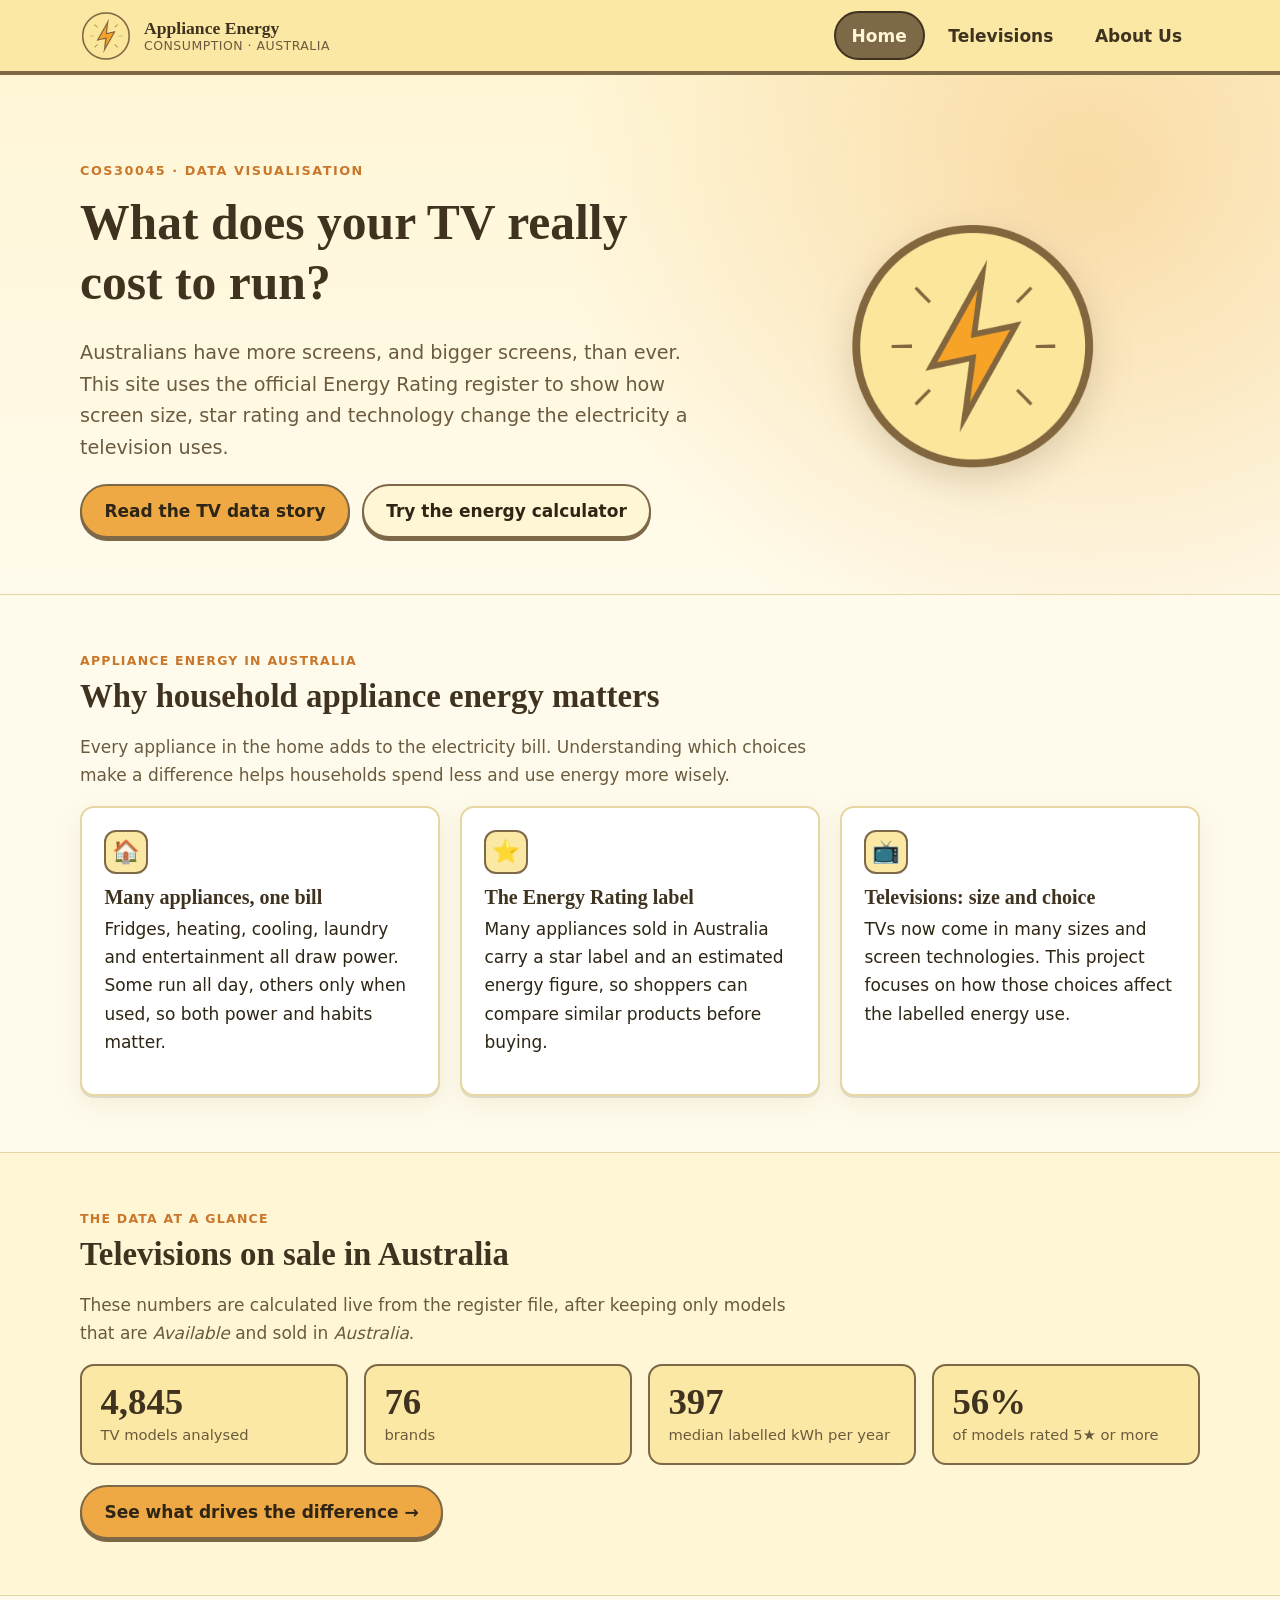
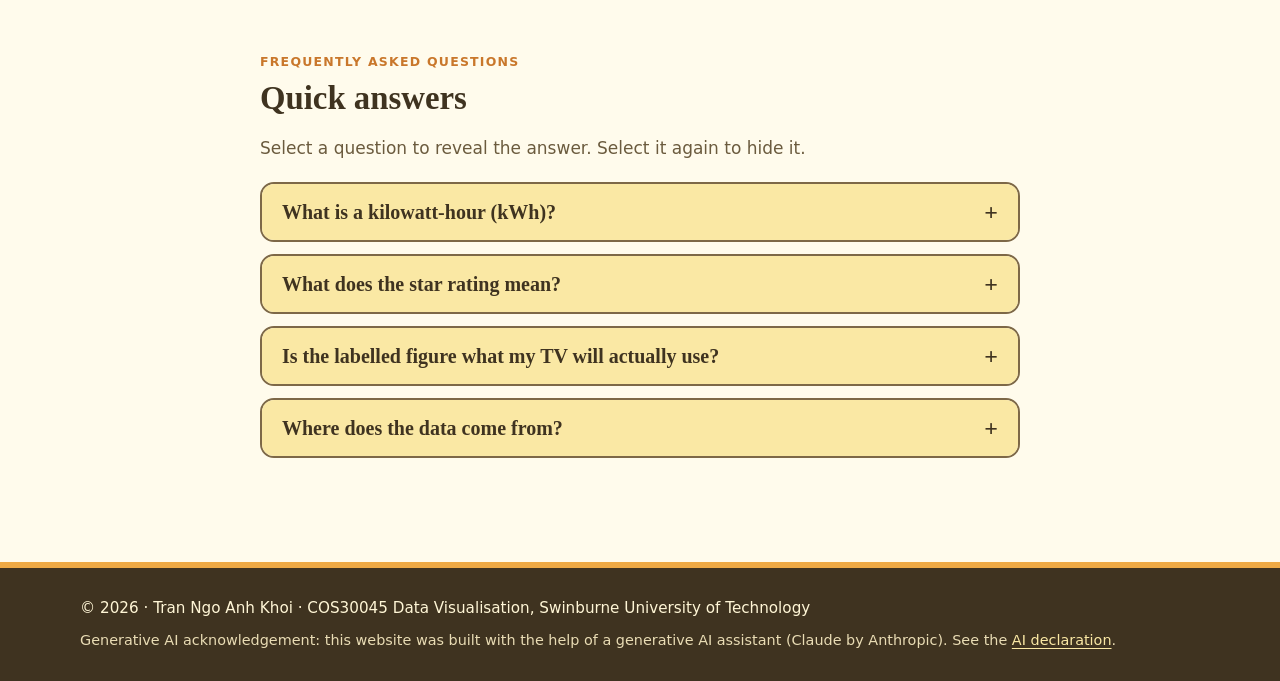
<file: index.html>
<!DOCTYPE html>
<html lang="en-AU">
<head>
  <meta charset="utf-8">
  <meta name="viewport" content="width=device-width, initial-scale=1">
  <title>Home · Appliance Energy Consumption Website</title>
  <meta name="description" content="How much energy do the televisions sold in Australia use? An interactive data story built from the Australian Energy Rating TV register.">
  <link rel="icon" type="image/png" href="assets/img/logo.png">
  <link rel="stylesheet" href="assets/css/style.css">
</head>
<body>
  <a class="skip-link" href="#main">Skip to main content</a>

  <header class="site-header">
    <div class="wrap nav">
      <a class="brand" href="index.html" aria-label="Appliance Energy Consumption — back to Home">
        <img src="assets/img/logo.png" alt="Power logo: a lightning bolt in a circle" width="52" height="52">
        <span>Appliance Energy<small>CONSUMPTION · AUSTRALIA</small></span>
      </a>
      <button class="nav-toggle" aria-expanded="false" aria-controls="nav-links">Menu</button>
      <nav aria-label="Main">
        <ul class="nav-links" id="nav-links">
          <li><a href="index.html" aria-current="page">Home</a></li>
          <li><a href="televisions.html">Televisions</a></li>
          <li><a href="about.html">About Us</a></li>
        </ul>
      </nav>
    </div>
  </header>

  <main id="main">
    <section class="hero">
      <div class="wrap hero-grid">
        <div>
          <span class="eyebrow">COS30045 · Data Visualisation</span>
          <h1>What does your TV really cost to run?</h1>
          <p class="lead">Australians have more screens, and bigger screens, than ever. This site uses the official Energy Rating register to show how screen size, star rating and technology change the electricity a television uses.</p>
          <div class="btn-row">
            <a class="btn" href="televisions.html">Read the TV data story</a>
            <a class="btn secondary" href="televisions.html#calculator">Try the energy calculator</a>
          </div>
        </div>
        <img class="hero-logo" src="assets/img/logo.png" alt="" width="260" height="265">
      </div>
    </section>

    <section class="block">
      <div class="wrap">
        <p class="section-kicker">Appliance energy in Australia</p>
        <h2>Why household appliance energy matters</h2>
        <p class="section-intro">Every appliance in the home adds to the electricity bill. Understanding which choices make a difference helps households spend less and use energy more wisely.</p>
        <div class="grid cols-3">
          <article class="card">
            <div class="icon" aria-hidden="true">🏠</div>
            <h3>Many appliances, one bill</h3>
            <p>Fridges, heating, cooling, laundry and entertainment all draw power. Some run all day, others only when used, so both power and habits matter.</p>
          </article>
          <article class="card">
            <div class="icon" aria-hidden="true">⭐</div>
            <h3>The Energy Rating label</h3>
            <p>Many appliances sold in Australia carry a star label and an estimated energy figure, so shoppers can compare similar products before buying.</p>
          </article>
          <article class="card">
            <div class="icon" aria-hidden="true">📺</div>
            <h3>Televisions: size and choice</h3>
            <p>TVs now come in many sizes and screen technologies. This project focuses on how those choices affect the labelled energy use.</p>
          </article>
        </div>
      </div>
    </section>

    <section class="block tint" id="glance">
      <div class="wrap">
        <p class="section-kicker">The data at a glance</p>
        <h2>Televisions on sale in Australia</h2>
        <p class="section-intro">These numbers are calculated live from the register file, after keeping only models that are <em>Available</em> and sold in <em>Australia</em>.</p>

        <div class="banner" id="data-banner" hidden role="status">
          <h3>Data file needed</h3>
          <p id="data-banner-msg">Loading data…</p>
          <label for="csv-file"><strong>Choose tv_2026_09_28.csv</strong></label><br>
          <input type="file" id="csv-file" accept=".csv,text/csv">
        </div>

        <div class="stats">
          <div class="stat is-loading"><div class="num" data-stat="count">—</div><div class="label">TV models analysed</div></div>
          <div class="stat is-loading"><div class="num" data-stat="brands">—</div><div class="label">brands</div></div>
          <div class="stat is-loading"><div class="num" data-stat="median">—</div><div class="label">median labelled kWh per year</div></div>
          <div class="stat is-loading"><div class="num" data-stat="starShare">—</div><div class="label">of models rated <span data-stat="highStar">5</span>★ or more</div></div>
        </div>
        <div class="btn-row"><a class="btn" href="televisions.html">See what drives the difference →</a></div>
      </div>
    </section>

    <section class="block" id="faq">
      <div class="narrow">
        <p class="section-kicker">Frequently asked questions</p>
        <h2>Quick answers</h2>
        <p class="section-intro">Select a question to reveal the answer. Select it again to hide it.</p>

        <div class="faq">
          <div class="faq-item">
            <h3 class="faq-heading"><button class="faq-q" id="q1" aria-expanded="false" aria-controls="a1">What is a kilowatt-hour (kWh)?</button></h3>
            <div class="faq-a" id="a1" role="region" aria-labelledby="q1" hidden>
              <p>A kilowatt-hour is the unit electricity is billed in. It is the energy used by a 1,000-watt appliance running for one hour. Energy labels give an estimate in kWh per year so products can be compared.</p>
            </div>
          </div>
          <div class="faq-item">
            <h3 class="faq-heading"><button class="faq-q" id="q2" aria-expanded="false" aria-controls="a2">What does the star rating mean?</button></h3>
            <div class="faq-a" id="a2" role="region" aria-labelledby="q2" hidden>
              <p>More stars means the model is more efficient than comparable models of a similar size. Stars compare like with like, so a large TV with many stars can still use more energy than a small TV with fewer stars.</p>
            </div>
          </div>
          <div class="faq-item">
            <h3 class="faq-heading"><button class="faq-q" id="q3" aria-expanded="false" aria-controls="a3">Is the labelled figure what my TV will actually use?</button></h3>
            <div class="faq-a" id="a3" role="region" aria-labelledby="q3" hidden>
              <p>Not exactly. It is a standardised estimate. Brightness settings, viewing hours and standby habits change real usage. Use the calculator on the Televisions page to model your own habits.</p>
            </div>
          </div>
          <div class="faq-item">
            <h3 class="faq-heading"><button class="faq-q" id="q4" aria-expanded="false" aria-controls="a4">Where does the data come from?</button></h3>
            <div class="faq-a" id="a4" role="region" aria-labelledby="q4" hidden>
              <p>From the Australian Government's Energy Rating program, which publishes registered appliance data. Details on cleaning, privacy, limitations and ethics are on the <a href="about.html#data">About Us</a> page.</p>
            </div>
          </div>
        </div>
      </div>
    </section>
  </main>

  <footer class="site-footer">
    <div class="wrap">
      <div>© <span data-year>2026</span> · Tran Ngo Anh Khoi · COS30045 Data Visualisation, Swinburne University of Technology</div>
      <div class="ai-note">Generative AI acknowledgement: this website was built with the help of a generative AI assistant (Claude by Anthropic). See the <a href="about.html#ai">AI declaration</a>.</div>
    </div>
  </footer>

  <script src="assets/js/main.js"></script>
  <script src="assets/js/data.js"></script>
  <script src="assets/js/charts.js"></script>
</body>
</html>
</file>
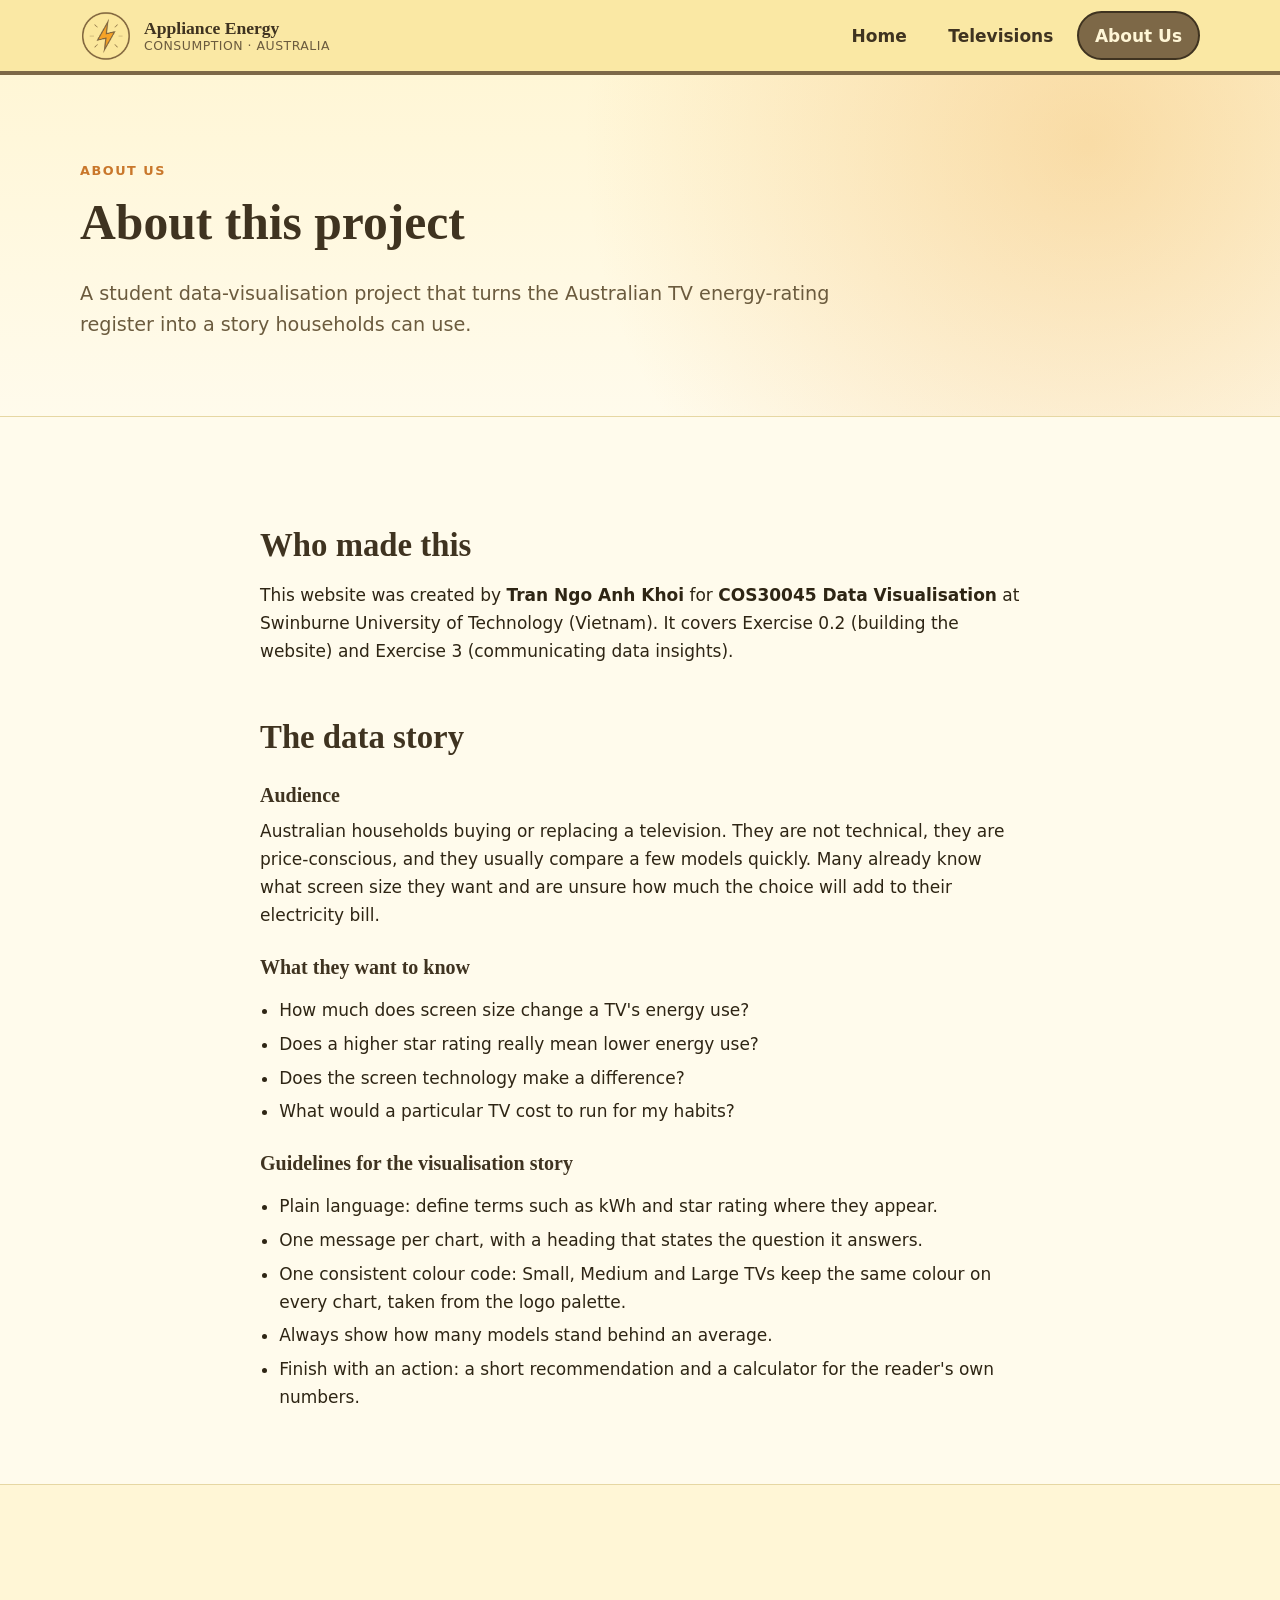
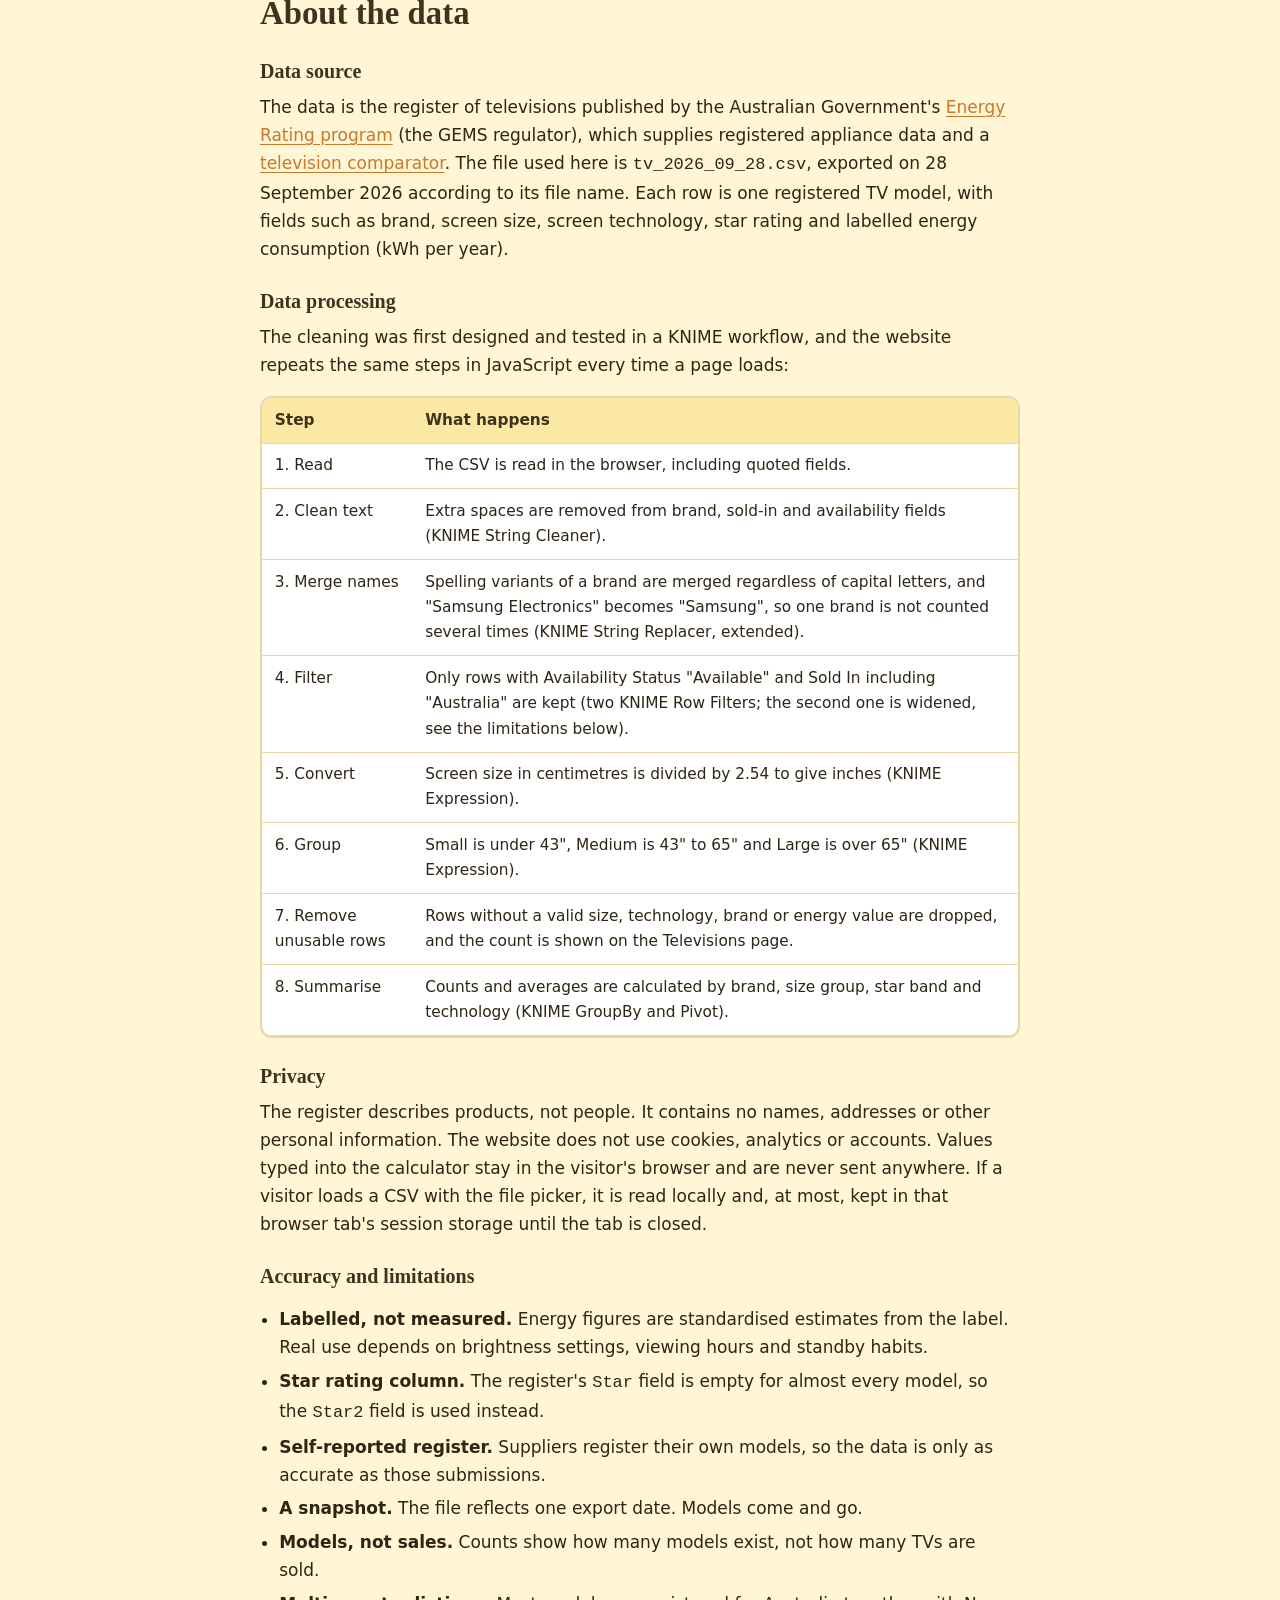
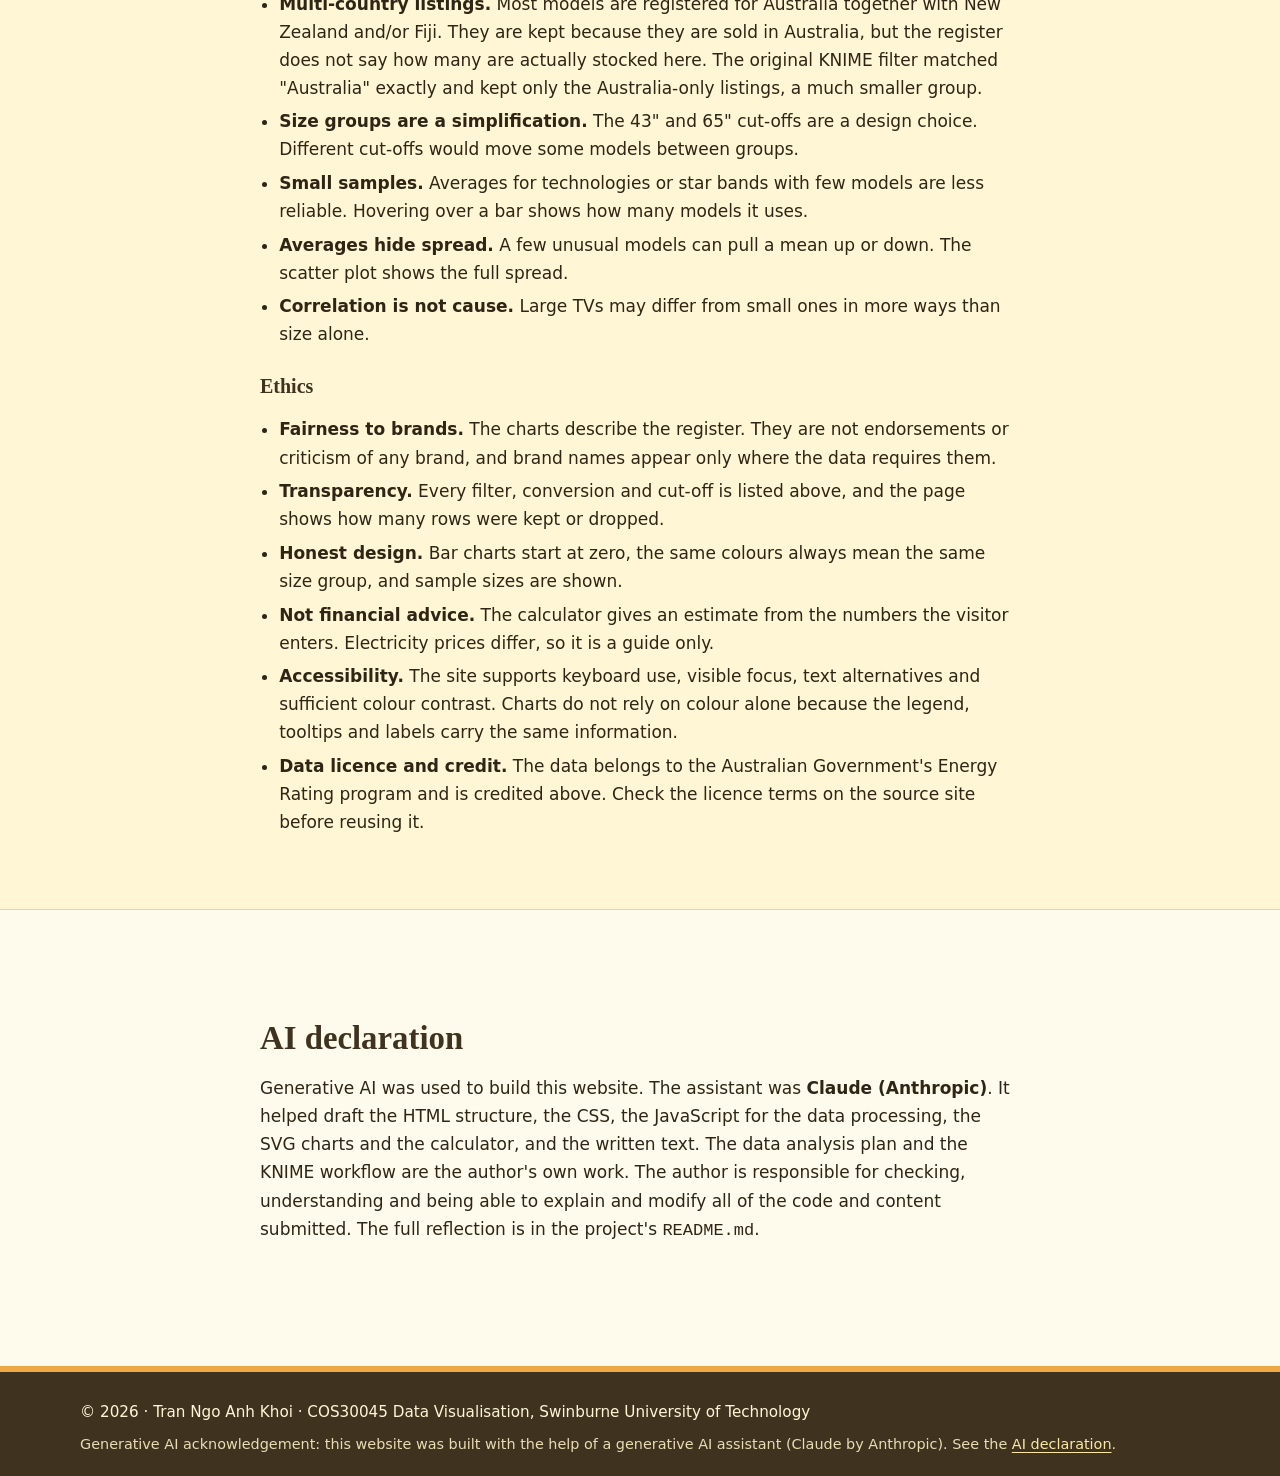
<file: about.html>
<!DOCTYPE html>
<html lang="en-AU">
<head>
  <meta charset="utf-8">
  <meta name="viewport" content="width=device-width, initial-scale=1">
  <title>About Us · Appliance Energy Consumption Website</title>
  <meta name="description" content="About the project, the audience, the TV energy data, its limitations and ethics, and how generative AI was used.">
  <link rel="icon" type="image/png" href="assets/img/logo.png">
  <link rel="stylesheet" href="assets/css/style.css">
</head>
<body>
  <a class="skip-link" href="#main">Skip to main content</a>

  <header class="site-header">
    <div class="wrap nav">
      <a class="brand" href="index.html" aria-label="Appliance Energy Consumption — back to Home">
        <img src="assets/img/logo.png" alt="Power logo: a lightning bolt in a circle" width="52" height="52">
        <span>Appliance Energy<small>CONSUMPTION · AUSTRALIA</small></span>
      </a>
      <button class="nav-toggle" aria-expanded="false" aria-controls="nav-links">Menu</button>
      <nav aria-label="Main">
        <ul class="nav-links" id="nav-links">
          <li><a href="index.html">Home</a></li>
          <li><a href="televisions.html">Televisions</a></li>
          <li><a href="about.html" aria-current="page">About Us</a></li>
        </ul>
      </nav>
    </div>
  </header>

  <main id="main">
    <section class="hero">
      <div class="wrap">
        <span class="eyebrow">About Us</span>
        <h1>About this project</h1>
        <p class="lead">A student data-visualisation project that turns the Australian TV energy-rating register into a story households can use.</p>
      </div>
    </section>

    <section class="block">
      <div class="narrow prose">
        <h2>Who made this</h2>
        <p>This website was created by <strong>Tran Ngo Anh Khoi</strong> for <strong>COS30045 Data Visualisation</strong> at Swinburne University of Technology (Vietnam). It covers Exercise 0.2 (building the website) and Exercise 3 (communicating data insights).</p>

        <h2 id="story">The data story</h2>
        <h3>Audience</h3>
        <p>Australian households buying or replacing a television. They are not technical, they are price-conscious, and they usually compare a few models quickly. Many already know what screen size they want and are unsure how much the choice will add to their electricity bill.</p>
        <h3>What they want to know</h3>
        <ul>
          <li>How much does screen size change a TV's energy use?</li>
          <li>Does a higher star rating really mean lower energy use?</li>
          <li>Does the screen technology make a difference?</li>
          <li>What would a particular TV cost to run for my habits?</li>
        </ul>
        <h3>Guidelines for the visualisation story</h3>
        <ul>
          <li>Plain language: define terms such as kWh and star rating where they appear.</li>
          <li>One message per chart, with a heading that states the question it answers.</li>
          <li>One consistent colour code: Small, Medium and Large TVs keep the same colour on every chart, taken from the logo palette.</li>
          <li>Always show how many models stand behind an average.</li>
          <li>Finish with an action: a short recommendation and a calculator for the reader's own numbers.</li>
        </ul>
      </div>
    </section>

    <section class="block tint" id="data">
      <div class="narrow prose">
        <h2>About the data</h2>

        <h3>Data source</h3>
        <p>The data is the register of televisions published by the Australian Government's <a href="https://www.energyrating.gov.au/about-us/gems-regulator/registered-appliance-and-equipment-data">Energy Rating program</a> (the GEMS regulator), which supplies registered appliance data and a <a href="https://reg.energyrating.gov.au/comparator/product_types/32/search/">television comparator</a>. The file used here is <code>tv_2026_09_28.csv</code>, exported on 28 September 2026 according to its file name. Each row is one registered TV model, with fields such as brand, screen size, screen technology, star rating and labelled energy consumption (kWh per year).</p>

        <h3>Data processing</h3>
        <p>The cleaning was first designed and tested in a KNIME workflow, and the website repeats the same steps in JavaScript every time a page loads:</p>
        <div class="table-scroll">
          <table class="simple">
            <thead><tr><th>Step</th><th>What happens</th></tr></thead>
            <tbody>
              <tr><td>1. Read</td><td>The CSV is read in the browser, including quoted fields.</td></tr>
              <tr><td>2. Clean text</td><td>Extra spaces are removed from brand, sold-in and availability fields (KNIME String Cleaner).</td></tr>
              <tr><td>3. Merge names</td><td>Spelling variants of a brand are merged regardless of capital letters, and "Samsung Electronics" becomes "Samsung", so one brand is not counted several times (KNIME String Replacer, extended).</td></tr>
              <tr><td>4. Filter</td><td>Only rows with Availability Status "Available" and Sold In including "Australia" are kept (two KNIME Row Filters; the second one is widened, see the limitations below).</td></tr>
              <tr><td>5. Convert</td><td>Screen size in centimetres is divided by 2.54 to give inches (KNIME Expression).</td></tr>
              <tr><td>6. Group</td><td>Small is under 43", Medium is 43" to 65" and Large is over 65" (KNIME Expression).</td></tr>
              <tr><td>7. Remove unusable rows</td><td>Rows without a valid size, technology, brand or energy value are dropped, and the count is shown on the Televisions page.</td></tr>
              <tr><td>8. Summarise</td><td>Counts and averages are calculated by brand, size group, star band and technology (KNIME GroupBy and Pivot).</td></tr>
            </tbody>
          </table>
        </div>

        <h3>Privacy</h3>
        <p>The register describes products, not people. It contains no names, addresses or other personal information. The website does not use cookies, analytics or accounts. Values typed into the calculator stay in the visitor's browser and are never sent anywhere. If a visitor loads a CSV with the file picker, it is read locally and, at most, kept in that browser tab's session storage until the tab is closed.</p>

        <h3>Accuracy and limitations</h3>
        <ul>
          <li><strong>Labelled, not measured.</strong> Energy figures are standardised estimates from the label. Real use depends on brightness settings, viewing hours and standby habits.</li>
          <li><strong>Star rating column.</strong> The register's <code>Star</code> field is empty for almost every model, so the <code>Star2</code> field is used instead.</li>
          <li><strong>Self-reported register.</strong> Suppliers register their own models, so the data is only as accurate as those submissions.</li>
          <li><strong>A snapshot.</strong> The file reflects one export date. Models come and go.</li>
          <li><strong>Models, not sales.</strong> Counts show how many models exist, not how many TVs are sold.</li>
          <li><strong>Multi-country listings.</strong> Most models are registered for Australia together with New Zealand and/or Fiji. They are kept because they are sold in Australia, but the register does not say how many are actually stocked here. The original KNIME filter matched "Australia" exactly and kept only the Australia-only listings, a much smaller group.</li>
          <li><strong>Size groups are a simplification.</strong> The 43" and 65" cut-offs are a design choice. Different cut-offs would move some models between groups.</li>
          <li><strong>Small samples.</strong> Averages for technologies or star bands with few models are less reliable. Hovering over a bar shows how many models it uses.</li>
          <li><strong>Averages hide spread.</strong> A few unusual models can pull a mean up or down. The scatter plot shows the full spread.</li>
          <li><strong>Correlation is not cause.</strong> Large TVs may differ from small ones in more ways than size alone.</li>
        </ul>

        <h3>Ethics</h3>
        <ul>
          <li><strong>Fairness to brands.</strong> The charts describe the register. They are not endorsements or criticism of any brand, and brand names appear only where the data requires them.</li>
          <li><strong>Transparency.</strong> Every filter, conversion and cut-off is listed above, and the page shows how many rows were kept or dropped.</li>
          <li><strong>Honest design.</strong> Bar charts start at zero, the same colours always mean the same size group, and sample sizes are shown.</li>
          <li><strong>Not financial advice.</strong> The calculator gives an estimate from the numbers the visitor enters. Electricity prices differ, so it is a guide only.</li>
          <li><strong>Accessibility.</strong> The site supports keyboard use, visible focus, text alternatives and sufficient colour contrast. Charts do not rely on colour alone because the legend, tooltips and labels carry the same information.</li>
          <li><strong>Data licence and credit.</strong> The data belongs to the Australian Government's Energy Rating program and is credited above. Check the licence terms on the source site before reusing it.</li>
        </ul>
      </div>
    </section>

    <section class="block" id="ai">
      <div class="narrow prose">
        <h2>AI declaration</h2>
        <p>Generative AI was used to build this website. The assistant was <strong>Claude (Anthropic)</strong>. It helped draft the HTML structure, the CSS, the JavaScript for the data processing, the SVG charts and the calculator, and the written text. The data analysis plan and the KNIME workflow are the author's own work. The author is responsible for checking, understanding and being able to explain and modify all of the code and content submitted. The full reflection is in the project's <code>README.md</code>.</p>
      </div>
    </section>
  </main>

  <footer class="site-footer">
    <div class="wrap">
      <div>© <span data-year>2026</span> · Tran Ngo Anh Khoi · COS30045 Data Visualisation, Swinburne University of Technology</div>
      <div class="ai-note">Generative AI acknowledgement: this website was built with the help of a generative AI assistant (Claude by Anthropic). See the <a href="about.html#ai">AI declaration</a>.</div>
    </div>
  </footer>

  <script src="assets/js/main.js"></script>
</body>
</html>
</file>
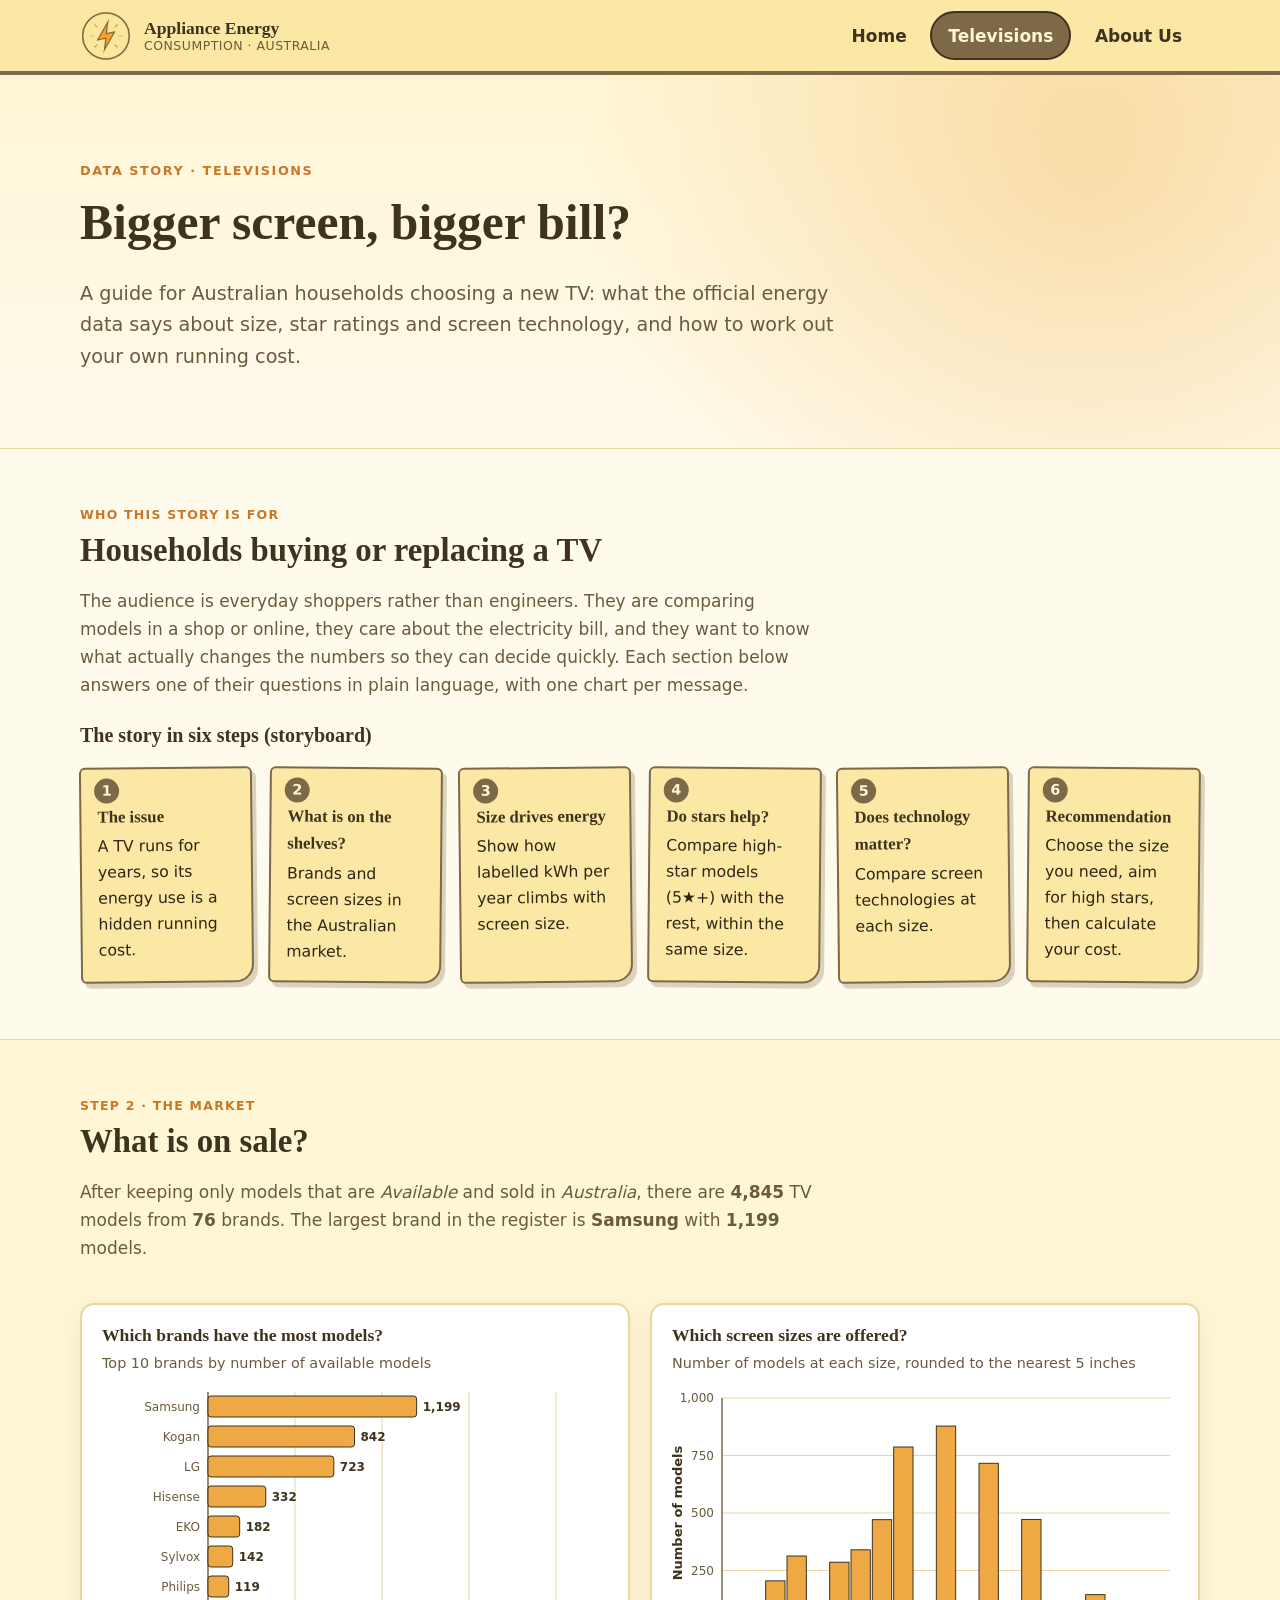
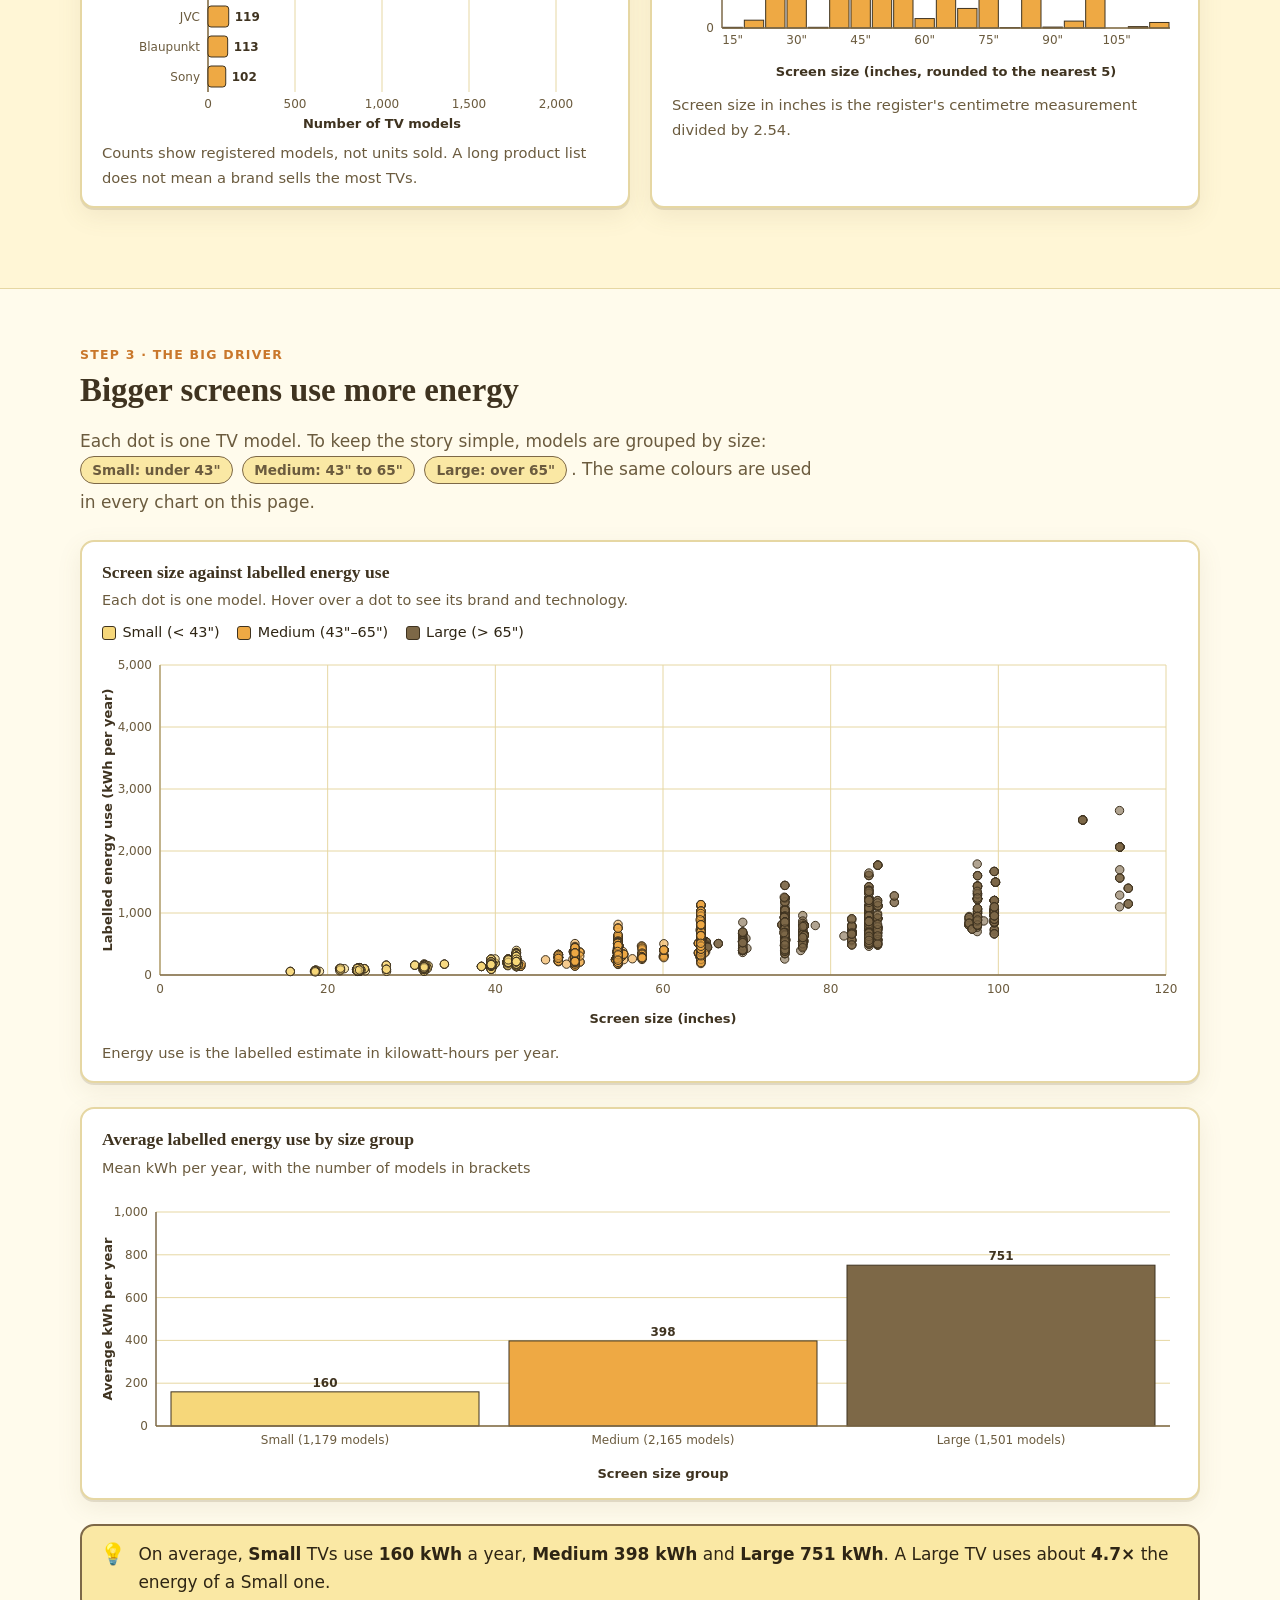
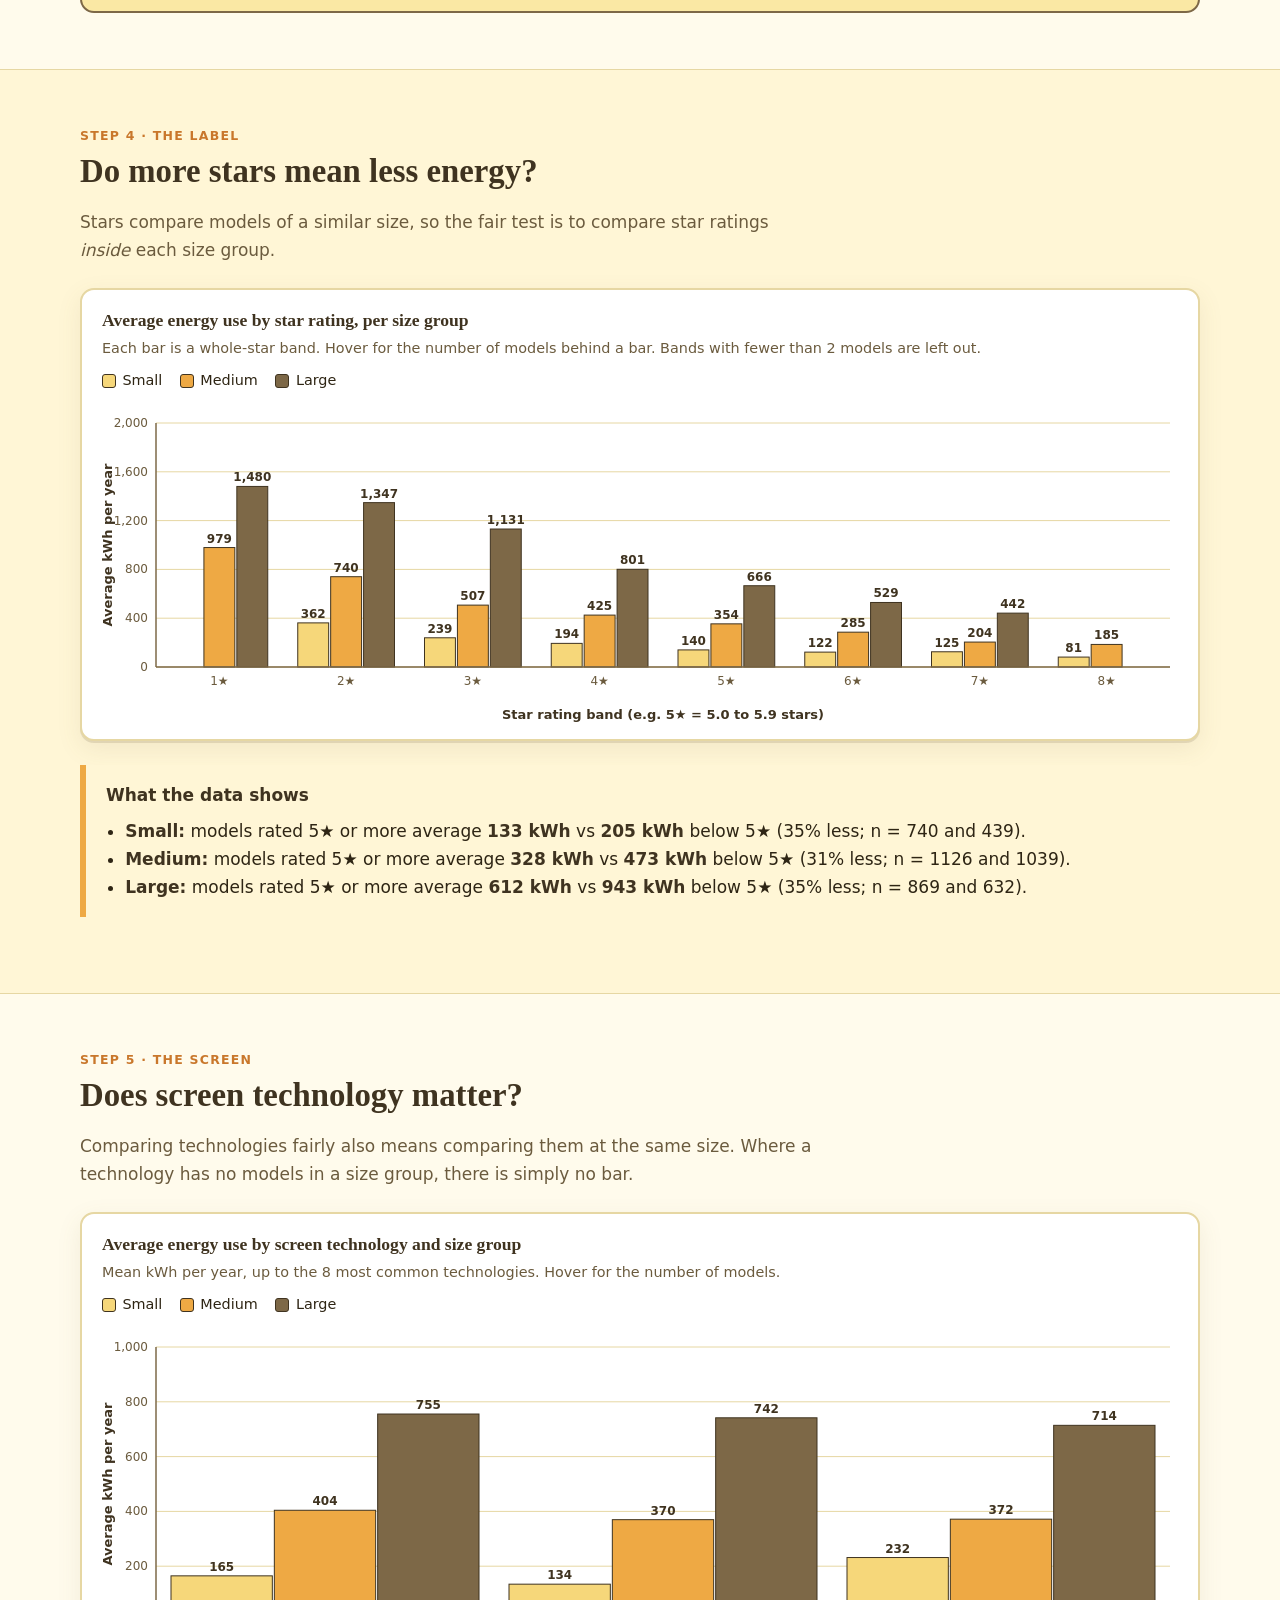
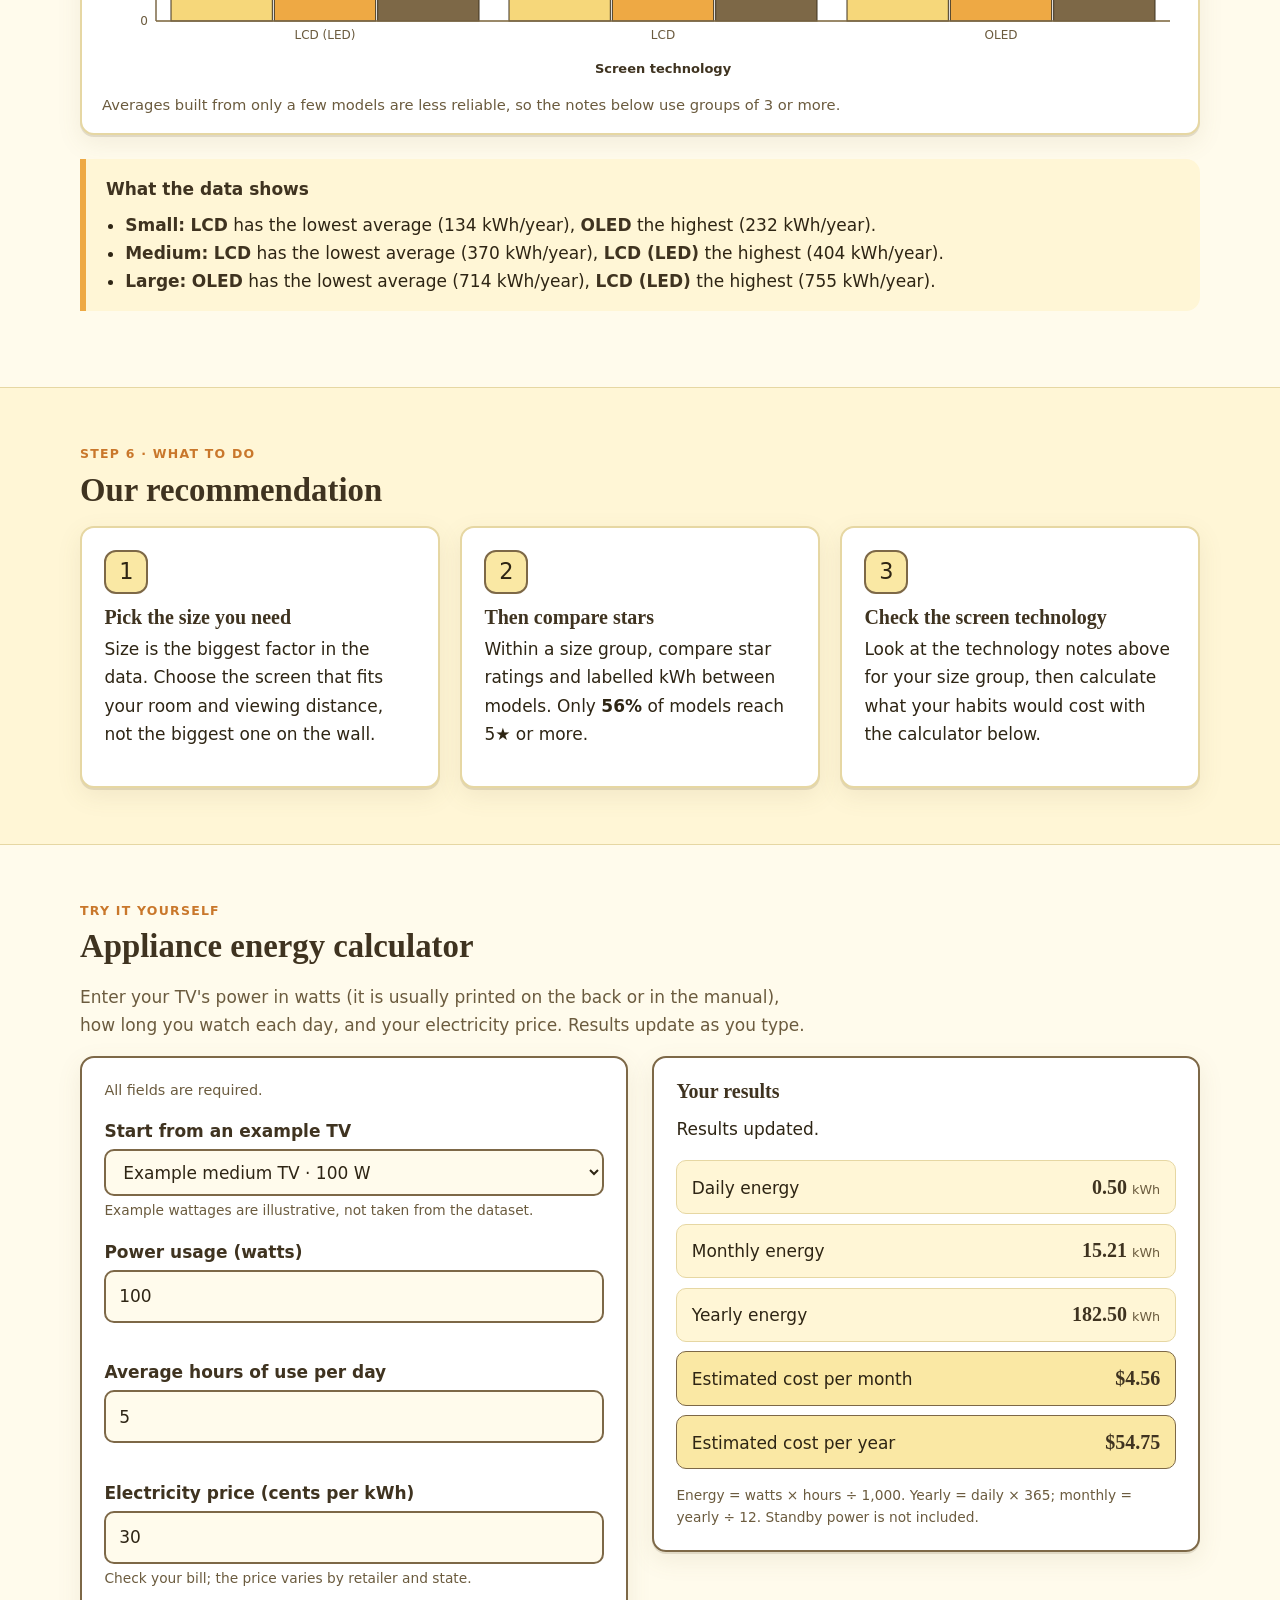
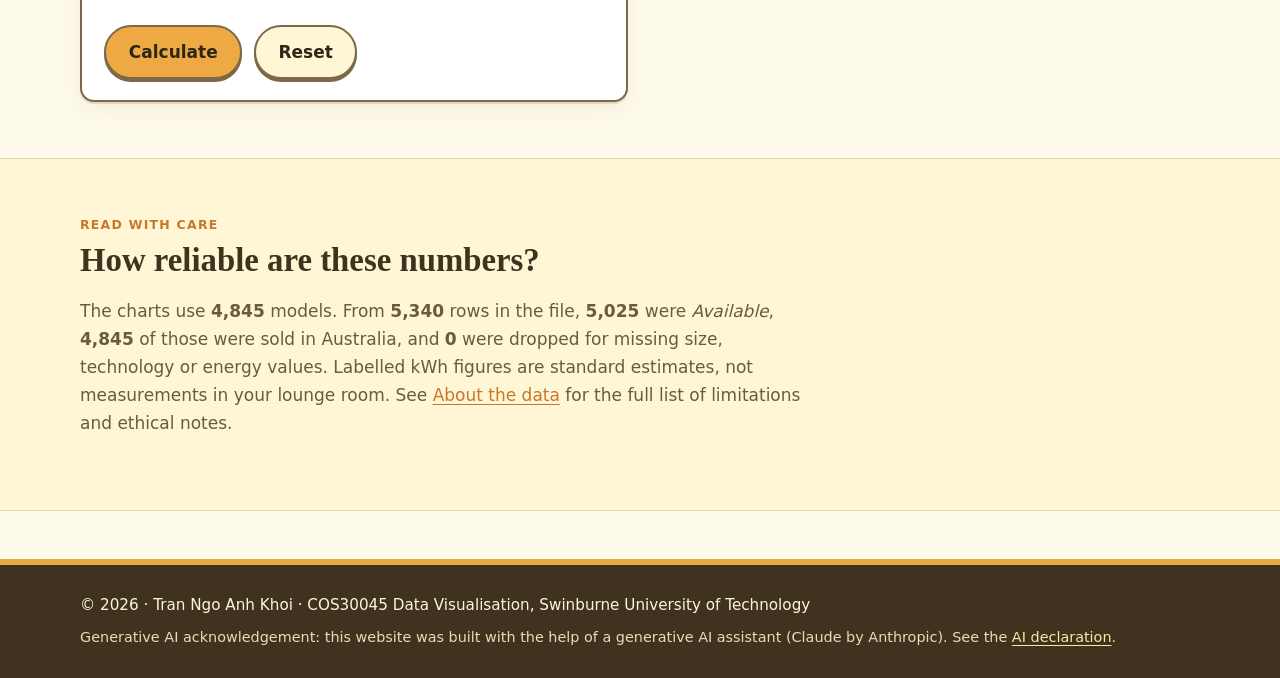
<file: televisions.html>
<!DOCTYPE html>
<html lang="en-AU">
<head>
  <meta charset="utf-8">
  <meta name="viewport" content="width=device-width, initial-scale=1">
  <title>Televisions · Appliance Energy Consumption Website</title>
  <meta name="description" content="A data story about how screen size, star rating and technology affect the energy use of televisions sold in Australia.">
  <link rel="icon" type="image/png" href="assets/img/logo.png">
  <link rel="stylesheet" href="assets/css/style.css">
</head>
<body>
  <a class="skip-link" href="#main">Skip to main content</a>

  <header class="site-header">
    <div class="wrap nav">
      <a class="brand" href="index.html" aria-label="Appliance Energy Consumption — back to Home">
        <img src="assets/img/logo.png" alt="Power logo: a lightning bolt in a circle" width="52" height="52">
        <span>Appliance Energy<small>CONSUMPTION · AUSTRALIA</small></span>
      </a>
      <button class="nav-toggle" aria-expanded="false" aria-controls="nav-links">Menu</button>
      <nav aria-label="Main">
        <ul class="nav-links" id="nav-links">
          <li><a href="index.html">Home</a></li>
          <li><a href="televisions.html" aria-current="page">Televisions</a></li>
          <li><a href="about.html">About Us</a></li>
        </ul>
      </nav>
    </div>
  </header>

  <main id="main">
    <section class="hero">
      <div class="wrap">
        <span class="eyebrow">Data story · Televisions</span>
        <h1>Bigger screen, bigger bill?</h1>
        <p class="lead">A guide for Australian households choosing a new TV: what the official energy data says about size, star ratings and screen technology, and how to work out your own running cost.</p>
      </div>
    </section>

    <!-- ============ Audience + storyboard ============ -->
    <section class="block">
      <div class="wrap">
        <p class="section-kicker">Who this story is for</p>
        <h2>Households buying or replacing a TV</h2>
        <p class="section-intro">The audience is everyday shoppers rather than engineers. They are comparing models in a shop or online, they care about the electricity bill, and they want to know what actually changes the numbers so they can decide quickly. Each section below answers one of their questions in plain language, with one chart per message.</p>

        <h3 class="subhead">The story in six steps (storyboard)</h3>
        <ol class="storyboard">
          <li><strong>The issue</strong>A TV runs for years, so its energy use is a hidden running cost.</li>
          <li><strong>What is on the shelves?</strong>Brands and screen sizes in the Australian market.</li>
          <li><strong>Size drives energy</strong>Show how labelled kWh per year climbs with screen size.</li>
          <li><strong>Do stars help?</strong>Compare high-star models (<span data-stat="highStar">5</span>★+) with the rest, within the same size.</li>
          <li><strong>Does technology matter?</strong>Compare screen technologies at each size.</li>
          <li><strong>Recommendation</strong>Choose the size you need, aim for high stars, then calculate your cost.</li>
        </ol>

        <div class="banner" id="data-banner" hidden role="status">
          <h3>Data file needed</h3>
          <p id="data-banner-msg">Loading data…</p>
          <label for="csv-file"><strong>Choose tv_2026_09_28.csv</strong></label><br>
          <input type="file" id="csv-file" accept=".csv,text/csv">
        </div>
      </div>
    </section>

    <!-- ============ 1. Context ============ -->
    <section class="block tint" id="market">
      <div class="wrap">
        <p class="section-kicker">Step 2 · The market</p>
        <h2>What is on sale?</h2>
        <p class="section-intro">After keeping only models that are <em>Available</em> and sold in <em>Australia</em>, there are <strong data-stat="count">—</strong> TV models from <strong data-stat="brands">—</strong> brands. The largest brand in the register is <strong data-stat="topBrand">—</strong> with <strong data-stat="topBrandN">—</strong> models.</p>

        <div class="grid cols-2">
          <figure class="chart">
            <p class="chart-title">Which brands have the most models?</p>
            <p class="chart-sub">Top 10 brands by number of available models</p>
            <div class="chart-box" id="chart-brands"></div>
            <figcaption>Counts show registered models, not units sold. A long product list does not mean a brand sells the most TVs.</figcaption>
          </figure>
          <figure class="chart">
            <p class="chart-title">Which screen sizes are offered?</p>
            <p class="chart-sub">Number of models at each size, rounded to the nearest 5 inches</p>
            <div class="chart-box" id="chart-sizes"></div>
            <figcaption>Screen size in inches is the register's centimetre measurement divided by 2.54.</figcaption>
          </figure>
        </div>
      </div>
    </section>

    <!-- ============ 2. Size ============ -->
    <section class="block" id="size">
      <div class="wrap">
        <p class="section-kicker">Step 3 · The big driver</p>
        <h2>Bigger screens use more energy</h2>
        <p class="section-intro">Each dot is one TV model. To keep the story simple, models are grouped by size: <span class="pill">Small: under 43"</span> <span class="pill">Medium: 43" to 65"</span> <span class="pill">Large: over 65"</span>. The same colours are used in every chart on this page.</p>

        <figure class="chart">
          <p class="chart-title">Screen size against labelled energy use</p>
          <p class="chart-sub">Each dot is one model. Hover over a dot to see its brand and technology.</p>
          <ul class="legend" aria-label="Legend">
            <li><span class="sw sw-small"></span>Small (&lt; 43")</li>
            <li><span class="sw sw-medium"></span>Medium (43"–65")</li>
            <li><span class="sw sw-large"></span>Large (&gt; 65")</li>
          </ul>
          <div class="chart-box" id="chart-scatter"></div>
          <figcaption>Energy use is the labelled estimate in kilowatt-hours per year.</figcaption>
        </figure>

        <figure class="chart">
          <p class="chart-title">Average labelled energy use by size group</p>
          <p class="chart-sub">Mean kWh per year, with the number of models in brackets</p>
          <div class="chart-box" id="chart-category"></div>
        </figure>

        <div class="takeaway">
          <p>On average, <strong>Small</strong> TVs use <strong><span data-stat="meanSmall">—</span> kWh</strong> a year, <strong>Medium</strong> <strong><span data-stat="meanMedium">—</span> kWh</strong> and <strong>Large</strong> <strong><span data-stat="meanLarge">—</span> kWh</strong>. A Large TV uses about <strong data-stat="ratio">—</strong> the energy of a Small one.</p>
        </div>
      </div>
    </section>

    <!-- ============ 3. Stars ============ -->
    <section class="block tint" id="stars">
      <div class="wrap">
        <p class="section-kicker">Step 4 · The label</p>
        <h2>Do more stars mean less energy?</h2>
        <p class="section-intro">Stars compare models of a similar size, so the fair test is to compare star ratings <em>inside</em> each size group.</p>

        <figure class="chart">
          <p class="chart-title">Average energy use by star rating, per size group</p>
          <p class="chart-sub">Each bar is a whole-star band. Hover for the number of models behind a bar. Bands with fewer than 2 models are left out.</p>
          <ul class="legend" aria-label="Legend">
            <li><span class="sw sw-small"></span>Small</li>
            <li><span class="sw sw-medium"></span>Medium</li>
            <li><span class="sw sw-large"></span>Large</li>
          </ul>
          <div class="chart-box" id="chart-stars"></div>
        </figure>

        <div class="callout">
          <strong>What the data shows</strong>
          <ul id="star-insights" class="insights"><li>Loading…</li></ul>
        </div>
      </div>
    </section>

    <!-- ============ 4. Technology ============ -->
    <section class="block" id="technology">
      <div class="wrap">
        <p class="section-kicker">Step 5 · The screen</p>
        <h2>Does screen technology matter?</h2>
        <p class="section-intro">Comparing technologies fairly also means comparing them at the same size. Where a technology has no models in a size group, there is simply no bar.</p>

        <figure class="chart">
          <p class="chart-title">Average energy use by screen technology and size group</p>
          <p class="chart-sub">Mean kWh per year, up to the 8 most common technologies. Hover for the number of models.</p>
          <ul class="legend" aria-label="Legend">
            <li><span class="sw sw-small"></span>Small</li>
            <li><span class="sw sw-medium"></span>Medium</li>
            <li><span class="sw sw-large"></span>Large</li>
          </ul>
          <div class="chart-box" id="chart-tech"></div>
          <figcaption>Averages built from only a few models are less reliable, so the notes below use groups of 3 or more.</figcaption>
        </figure>

        <div class="callout">
          <strong>What the data shows</strong>
          <ul id="tech-insights" class="insights"><li>Loading…</li></ul>
        </div>
      </div>
    </section>

    <!-- ============ 5. Recommendation + calculator ============ -->
    <section class="block tint" id="recommendation">
      <div class="wrap">
        <p class="section-kicker">Step 6 · What to do</p>
        <h2>Our recommendation</h2>
        <div class="grid cols-3">
          <article class="card">
            <div class="icon" aria-hidden="true">1</div>
            <h3>Pick the size you need</h3>
            <p>Size is the biggest factor in the data. Choose the screen that fits your room and viewing distance, not the biggest one on the wall.</p>
          </article>
          <article class="card">
            <div class="icon" aria-hidden="true">2</div>
            <h3>Then compare stars</h3>
            <p>Within a size group, compare star ratings and labelled kWh between models. Only <strong data-stat="starShare">—</strong> of models reach <span data-stat="highStar">5</span>★ or more.</p>
          </article>
          <article class="card">
            <div class="icon" aria-hidden="true">3</div>
            <h3>Check the screen technology</h3>
            <p>Look at the technology notes above for your size group, then calculate what your habits would cost with the calculator below.</p>
          </article>
        </div>
      </div>
    </section>

    <section class="block" id="calculator">
      <div class="wrap">
        <p class="section-kicker">Try it yourself</p>
        <h2>Appliance energy calculator</h2>
        <p class="section-intro">Enter your TV's power in watts (it is usually printed on the back or in the manual), how long you watch each day, and your electricity price. Results update as you type.</p>

        <div class="calc">
          <form id="calc-form" novalidate aria-describedby="calc-help">
            <p id="calc-help" class="hint form-hint">All fields are required.</p>

            <div class="field">
              <label for="preset">Start from an example TV</label>
              <select id="preset" name="preset">
                <option value="custom">My own TV (enter watts below)</option>
                <option value="small">Example small TV · 60 W</option>
                <option value="medium" selected>Example medium TV · 100 W</option>
                <option value="large">Example large TV · 160 W</option>
              </select>
              <span class="hint">Example wattages are illustrative, not taken from the dataset.</span>
            </div>

            <div class="field">
              <label for="watts">Power usage (watts)</label>
              <input id="watts" name="watts" type="number" inputmode="decimal" min="1" max="5000" step="any" value="100" aria-describedby="err-watts">
              <span class="error-msg" id="err-watts" role="alert"></span>
            </div>

            <div class="field">
              <label for="hours">Average hours of use per day</label>
              <input id="hours" name="hours" type="number" inputmode="decimal" min="0" max="24" step="any" value="5" aria-describedby="err-hours">
              <span class="error-msg" id="err-hours" role="alert"></span>
            </div>

            <div class="field">
              <label for="price">Electricity price (cents per kWh)</label>
              <input id="price" name="price" type="number" inputmode="decimal" min="0" max="200" step="any" value="30" aria-describedby="price-hint err-price">
              <span class="hint" id="price-hint">Check your bill; the price varies by retailer and state.</span>
              <span class="error-msg" id="err-price" role="alert"></span>
            </div>

            <div class="btn-row flush">
              <button class="btn" type="submit">Calculate</button>
              <button class="btn secondary" type="reset">Reset</button>
            </div>
          </form>

          <div class="results" id="calc-results">
            <h3>Your results</h3>
            <p id="calc-status" role="status" aria-live="polite">Enter your details to see the results.</p>
            <ul class="result-list" id="calc-list" hidden>
              <li><span>Daily energy</span><span class="r-val"><span id="res-daily">0.00</span> <small>kWh</small></span></li>
              <li><span>Monthly energy</span><span class="r-val"><span id="res-monthly">0.00</span> <small>kWh</small></span></li>
              <li><span>Yearly energy</span><span class="r-val"><span id="res-yearly">0.00</span> <small>kWh</small></span></li>
              <li class="highlight"><span>Estimated cost per month</span><span class="r-val" id="res-cost-month">$0.00</span></li>
              <li class="highlight"><span>Estimated cost per year</span><span class="r-val" id="res-cost-year">$0.00</span></li>
            </ul>
            <p class="note">Energy = watts × hours ÷ 1,000. Yearly = daily × 365; monthly = yearly ÷ 12. Standby power is not included.</p>
          </div>
        </div>
      </div>
    </section>

    <section class="block tint">
      <div class="wrap">
        <p class="section-kicker">Read with care</p>
        <h2>How reliable are these numbers?</h2>
        <p class="section-intro">The charts use <strong data-stat="usable">—</strong> models. From <strong data-stat="read">—</strong> rows in the file, <strong data-stat="available">—</strong> were <em>Available</em>, <strong data-stat="australia">—</strong> of those were sold in Australia, and <strong data-stat="dropped">—</strong> were dropped for missing size, technology or energy values. Labelled kWh figures are standard estimates, not measurements in your lounge room. See <a href="about.html#data">About the data</a> for the full list of limitations and ethical notes.</p>
      </div>
    </section>
  </main>

  <footer class="site-footer">
    <div class="wrap">
      <div>© <span data-year>2026</span> · Tran Ngo Anh Khoi · COS30045 Data Visualisation, Swinburne University of Technology</div>
      <div class="ai-note">Generative AI acknowledgement: this website was built with the help of a generative AI assistant (Claude by Anthropic). See the <a href="about.html#ai">AI declaration</a>.</div>
    </div>
  </footer>

  <script src="assets/js/main.js"></script>
  <script src="assets/js/data.js"></script>
  <script src="assets/js/charts.js"></script>
  <script src="assets/js/calculator.js"></script>
</body>
</html>
</file>
<file: assets/css/style.css>
/* ==========================================================
   Appliance Energy Consumption Website — shared stylesheet
   Colours are taken from the power logo:
   cream #FAE8A4, amber #EEA944, brown #7D6847
   ========================================================== */

:root {
  --cream: #FAE8A4;
  --cream-soft: #FFF6D6;
  --page: #FFFBEC;
  --amber: #EEA944;
  --amber-deep: #C9772B;
  --brown: #7D6847;
  --brown-dark: #3F3320;
  --ink: #2E2514;
  --muted: #6B5B3E;
  --line: #E6D7A3;
  --white: #FFFFFF;
  --danger: #A63A1B;
  --ok: #4F6B2C;
  --radius: 14px;
  --shadow: 0 2px 0 rgba(125, 104, 71, 0.18), 0 8px 24px rgba(125, 104, 71, 0.10);
  --font-body: system-ui, -apple-system, "Segoe UI", Roboto, "Helvetica Neue", Arial, sans-serif;
  --font-head: Georgia, "Iowan Old Style", "Palatino Linotype", serif;
  color-scheme: light;
}

*, *::before, *::after { box-sizing: border-box; }

html { scroll-behavior: smooth; }

body {
  margin: 0;
  background: var(--page);
  color: var(--ink);
  font-family: var(--font-body);
  font-size: 1.0625rem;
  line-height: 1.65;
  min-height: 100vh;
  display: flex;
  flex-direction: column;
}

main { flex: 1 0 auto; }

h1, h2, h3, h4 {
  font-family: var(--font-head);
  color: var(--brown-dark);
  line-height: 1.2;
  margin: 0 0 0.5em;
}
h1 { font-size: clamp(2rem, 4.5vw, 3.1rem); }
h2 { font-size: clamp(1.5rem, 3vw, 2.05rem); }
h3 { font-size: 1.25rem; }

p { margin: 0 0 1em; }
a { color: var(--amber-deep); text-underline-offset: 3px; }
a:hover { color: var(--brown-dark); }

:focus-visible {
  outline: 3px solid var(--brown);
  outline-offset: 3px;
  border-radius: 4px;
}

.wrap { width: min(1120px, 100% - 2rem); margin-inline: auto; }
.narrow { width: min(760px, 100% - 2rem); margin-inline: auto; }

.skip-link {
  position: absolute; left: -999px; top: 0;
  background: var(--brown-dark); color: var(--white);
  padding: .6rem 1rem; z-index: 100;
}
.skip-link:focus { left: 0; }

/* ---------- Navigation ---------- */
.site-header {
  background: var(--cream);
  border-bottom: 4px solid var(--brown);
  position: sticky; top: 0; z-index: 50;
}
.nav {
  display: flex; align-items: center; justify-content: space-between;
  gap: 1rem; padding: .6rem 0;
}
.brand {
  display: flex; align-items: center; gap: .75rem;
  text-decoration: none; color: var(--brown-dark);
  font-family: var(--font-head); font-weight: 700; font-size: 1.1rem;
  line-height: 1.15;
}
.brand img { width: 52px; height: 52px; transition: transform .3s ease; }
.brand:hover img, .brand:focus-visible img { transform: rotate(-12deg) scale(1.08); }
.brand span small {
  display: block; font-family: var(--font-body); font-weight: 500;
  font-size: .78rem; color: var(--muted); letter-spacing: .04em;
}

.nav-links { display: flex; gap: .35rem; list-style: none; margin: 0; padding: 0; }
.nav-links a {
  display: block; padding: .55rem 1rem; border-radius: 999px;
  text-decoration: none; font-weight: 600; color: var(--brown-dark);
  border: 2px solid transparent;
  transition: background-color .2s ease, color .2s ease, transform .2s ease, border-color .2s ease;
}
/* mouse-over (hover) effect */
.nav-links a:hover, .nav-links a:focus-visible {
  background: var(--amber); color: var(--ink); transform: translateY(-2px);
}
/* currently active page */
.nav-links a[aria-current="page"] {
  background: var(--brown); color: var(--cream-soft); border-color: var(--brown-dark);
}
.nav-links a[aria-current="page"]:hover { background: var(--brown-dark); color: var(--white); }

.nav-toggle {
  display: none; background: var(--amber); border: 2px solid var(--brown);
  border-radius: 10px; padding: .45rem .8rem; font: inherit; font-weight: 700;
  color: var(--ink); cursor: pointer;
}

@media (max-width: 720px) {
  .nav-toggle { display: inline-block; }
  .nav { flex-wrap: wrap; }
  .nav-links {
    display: none; width: 100%; flex-direction: column; padding-bottom: .6rem;
  }
  .nav-links.open { display: flex; }
}

/* ---------- Hero ---------- */
.hero {
  background:
    radial-gradient(circle at 85% 20%, rgba(238,169,68,.35), transparent 45%),
    linear-gradient(180deg, var(--cream-soft), var(--page));
  padding: clamp(2.5rem, 7vw, 5rem) 0 clamp(2rem, 5vw, 3.5rem);
  border-bottom: 1px solid var(--line);
}
.hero .eyebrow {
  display: inline-block; font-weight: 700; letter-spacing: .12em;
  text-transform: uppercase; font-size: .8rem; color: var(--amber-deep);
  margin-bottom: .75rem;
}
.hero p.lead { font-size: 1.2rem; max-width: 62ch; color: var(--muted); }
.hero-grid { display: grid; grid-template-columns: 1.4fr 1fr; gap: 2rem; align-items: center; }
.hero-logo { justify-self: center; width: min(260px, 60%); filter: drop-shadow(0 12px 18px rgba(125,104,71,.25)); }
@media (max-width: 820px) { .hero-grid { grid-template-columns: 1fr; } .hero-logo { display: none; } }

.btn {
  display: inline-block; background: var(--amber); color: var(--ink);
  border: 2px solid var(--brown); border-radius: 999px;
  padding: .7rem 1.4rem; font: inherit; font-weight: 700; text-decoration: none;
  cursor: pointer; box-shadow: 0 3px 0 var(--brown);
  transition: transform .15s ease, box-shadow .15s ease, background-color .2s;
}
.btn:hover { background: #F5BD66; color: var(--ink); transform: translateY(-2px); box-shadow: 0 5px 0 var(--brown); }
.btn:active { transform: translateY(1px); box-shadow: 0 1px 0 var(--brown); }
.btn.secondary { background: var(--cream-soft); }
.btn-row { display: flex; flex-wrap: wrap; gap: .75rem; margin-top: 1.25rem; }

/* ---------- Sections ---------- */
section.block { padding: clamp(2rem, 5vw, 3.5rem) 0; }
section.block.tint { background: var(--cream-soft); border-block: 1px solid var(--line); }
.section-kicker {
  font-weight: 700; letter-spacing: .1em; text-transform: uppercase;
  font-size: .78rem; color: var(--amber-deep); margin-bottom: .35rem;
}
.section-intro { max-width: 68ch; color: var(--muted); }

.grid { display: grid; gap: 1.25rem; }
.grid.cols-3 { grid-template-columns: repeat(auto-fit, minmax(240px, 1fr)); }
.grid.cols-2 { grid-template-columns: repeat(auto-fit, minmax(320px, 1fr)); }

.card {
  background: var(--white); border: 2px solid var(--line);
  border-radius: var(--radius); padding: 1.35rem 1.4rem; box-shadow: var(--shadow);
}
.card h3 { margin-bottom: .4rem; }
.card .icon {
  width: 44px; height: 44px; border-radius: 12px; background: var(--cream);
  display: grid; place-items: center; font-size: 1.4rem; margin-bottom: .7rem;
  border: 2px solid var(--brown);
}

/* ---------- Stat tiles ---------- */
.stats { display: grid; grid-template-columns: repeat(auto-fit, minmax(190px, 1fr)); gap: 1rem; }
.stat {
  background: var(--cream); border: 2px solid var(--brown);
  border-radius: var(--radius); padding: 1rem 1.15rem;
}
.stat .num { font-family: var(--font-head); font-size: 2.3rem; font-weight: 700; color: var(--brown-dark); line-height: 1.1; }
.stat .label { font-size: .92rem; color: var(--muted); }

/* ---------- Storyboard (sticky notes) ---------- */
.storyboard {
  display: grid; gap: 1rem;
  grid-template-columns: repeat(auto-fit, minmax(165px, 1fr));
  counter-reset: note; list-style: none; padding: 0; margin: 1.25rem 0 0;
}
.storyboard li {
  counter-increment: note; position: relative;
  background: var(--cream); border: 2px solid var(--brown);
  border-radius: 6px 6px 18px 6px; padding: 2.1rem 1rem 1rem;
  box-shadow: 4px 5px 0 rgba(125,104,71,.28);
  font-size: .98rem;
}
.storyboard li:nth-child(odd) { transform: rotate(-.6deg); }
.storyboard li:nth-child(even) { transform: rotate(.5deg); }
.storyboard li::before {
  content: counter(note); position: absolute; top: .55rem; left: .8rem;
  width: 1.6rem; height: 1.6rem; border-radius: 50%; display: grid; place-items: center;
  background: var(--brown); color: var(--cream-soft); font-weight: 700; font-size: .9rem;
}
.storyboard strong { display: block; font-family: var(--font-head); font-size: 1.05rem; margin-bottom: .2rem; color: var(--brown-dark); }

/* ---------- Charts / figures ---------- */
figure.chart {
  margin: 1.5rem 0; background: var(--white); border: 2px solid var(--line);
  border-radius: var(--radius); padding: 1rem 1rem .6rem; box-shadow: var(--shadow);
}
figure.chart figcaption { font-size: .92rem; color: var(--muted); padding: .6rem .25rem .4rem; }
figure.chart .chart-title { font-family: var(--font-head); font-weight: 700; font-size: 1.1rem; color: var(--brown-dark); margin: 0 .25rem .15rem; }
figure.chart .chart-sub { font-size: .9rem; color: var(--muted); margin: 0 .25rem .5rem; }
.chart-box { width: 100%; overflow: hidden; }
.chart-box svg { display: block; width: 100%; height: auto; font-family: var(--font-body); }
.legend { display: flex; flex-wrap: wrap; gap: .4rem 1.1rem; margin: 0 .25rem .4rem; padding: 0; list-style: none; font-size: .9rem; }
.legend li { display: flex; align-items: center; gap: .4rem; }
.legend .sw { width: 14px; height: 14px; border-radius: 3px; border: 1.5px solid var(--brown-dark); display: inline-block; }

svg .axis-line { stroke: var(--brown); stroke-width: 1.5; }
svg .grid-line { stroke: var(--line); stroke-width: 1; }
svg .tick-text { fill: var(--muted); font-size: 12px; }
svg .axis-title { fill: var(--brown-dark); font-size: 13px; font-weight: 600; }
svg .bar { transition: opacity .15s ease; }
svg .bar:hover, svg .dot:hover { opacity: .75; }
svg .dot { fill-opacity: .6; stroke-width: 1; }
svg .val-text { fill: var(--brown-dark); font-size: 12px; font-weight: 600; }

.callout {
  border-left: 6px solid var(--amber); background: var(--cream-soft);
  padding: 1rem 1.25rem; border-radius: 0 var(--radius) var(--radius) 0; margin: 1.25rem 0;
}
.callout strong { color: var(--brown-dark); }

.takeaway {
  display: flex; gap: .8rem; align-items: flex-start; margin: 1rem 0 0;
  background: var(--cream); border: 2px solid var(--brown); border-radius: var(--radius); padding: .9rem 1.1rem;
}
.takeaway::before { content: "💡"; font-size: 1.3rem; line-height: 1.4; }
.takeaway p { margin: 0; }

/* data status banner */
.banner {
  border: 2px dashed var(--brown); background: var(--cream-soft);
  padding: 1rem 1.2rem; border-radius: var(--radius); margin: 1.25rem 0;
}
.banner[hidden] { display: none; }
.banner.error { border-color: var(--danger); }
.banner h3 { margin-bottom: .3rem; font-size: 1.1rem; }
.banner input[type="file"] { margin-top: .4rem; max-width: 100%; }
.is-loading { opacity: .5; }

/* ---------- FAQ accordion ---------- */
.faq { display: grid; gap: .75rem; margin-top: 1.25rem; }
.faq-item { border: 2px solid var(--brown); border-radius: var(--radius); background: var(--white); overflow: hidden; }
.faq-q {
  width: 100%; text-align: left; background: var(--cream); border: 0; cursor: pointer;
  padding: 1rem 1.25rem; font: inherit; font-weight: 700; color: var(--brown-dark);
  display: flex; justify-content: space-between; align-items: center; gap: 1rem;
  transition: background-color .2s;
}
.faq-q:hover { background: var(--amber); }
.faq-q::after { content: "+"; font-size: 1.5rem; line-height: 1; transition: transform .25s ease; }
.faq-q[aria-expanded="true"]::after { content: "–"; }
.faq-a { padding: 1rem 1.25rem 0; }
.faq-a[hidden] { display: none; } /* hidden by default */

/* ---------- Small helpers (replace inline styles) ---------- */
.faq-heading { margin: 0; }
.subhead { margin-top: 1.5rem; }
.insights { margin: .5rem 0 0; padding-left: 1.2rem; }
.form-hint { margin-top: 0; font-size: .9rem; color: var(--muted); }
.btn-row.flush { margin-top: 0; }
.legend .sw-small { background: #F6D77A; }
.legend .sw-medium { background: #EEA944; }
.legend .sw-large { background: #7D6847; }

/* ---------- Calculator ---------- */
.calc { display: grid; grid-template-columns: 1fr 1fr; gap: 1.5rem; align-items: start; }
@media (max-width: 820px) { .calc { grid-template-columns: 1fr; } }
.calc form, .calc .results {
  background: var(--white); border: 2px solid var(--brown); border-radius: var(--radius);
  padding: 1.3rem 1.4rem; box-shadow: var(--shadow);
}
.field { margin-bottom: 1rem; }
.field label { display: block; font-weight: 700; margin-bottom: .25rem; color: var(--brown-dark); }
.field .hint { display: block; font-size: .86rem; color: var(--muted); margin-top: .2rem; }
.field input, .field select {
  width: 100%; padding: .65rem .8rem; font: inherit; color: var(--ink);
  background: var(--page); border: 2px solid var(--brown); border-radius: 10px;
}
.field input:focus, .field select:focus { outline: 3px solid var(--amber); outline-offset: 1px; }
.field.invalid input { border-color: var(--danger); background: #FFF1EC; }
.field .error-msg { color: var(--danger); font-size: .88rem; font-weight: 600; margin-top: .25rem; min-height: 1.1em; display: block; }

.results h3 { margin-bottom: .75rem; }
.result-list { list-style: none; margin: 0; padding: 0; display: grid; gap: .6rem; }
.result-list li {
  display: flex; justify-content: space-between; align-items: baseline; gap: 1rem;
  background: var(--cream-soft); border: 1.5px solid var(--line); border-radius: 10px; padding: .6rem .9rem;
}
.result-list .r-val { font-family: var(--font-head); font-weight: 700; font-size: 1.25rem; color: var(--brown-dark); white-space: nowrap; }
.result-list .r-val small { font-family: var(--font-body); font-weight: 500; font-size: .8rem; color: var(--muted); }
.result-list li.highlight { background: var(--cream); border-color: var(--brown); }
.results .note { font-size: .86rem; color: var(--muted); margin-top: .9rem; margin-bottom: 0; }
.results .form-error { color: var(--danger); font-weight: 600; }

/* ---------- Tables / prose ---------- */
.prose h2 { margin-top: 1.6em; }
.prose h3 { margin-top: 1.3em; }
.prose ul { padding-left: 1.2rem; }
.prose li { margin-bottom: .35rem; }

table.simple { width: 100%; border-collapse: collapse; background: var(--white); border-radius: 12px; overflow: hidden; font-size: .96rem; }
table.simple th, table.simple td { text-align: left; padding: .6rem .8rem; border-bottom: 1px solid var(--line); vertical-align: top; }
table.simple th { background: var(--cream); color: var(--brown-dark); }
.table-scroll { overflow-x: auto; border: 2px solid var(--line); border-radius: 12px; }

.pill {
  display: inline-block; background: var(--cream); border: 1.5px solid var(--brown);
  border-radius: 999px; padding: .1rem .7rem; font-size: .85rem; font-weight: 600; margin: 0 .25rem .25rem 0;
}

/* ---------- Footer ---------- */
.site-footer {
  background: var(--brown-dark); color: var(--cream-soft);
  margin-top: 3rem; padding: 1.75rem 0; border-top: 6px solid var(--amber);
  font-size: .95rem;
}
.site-footer .wrap { display: grid; gap: .5rem; }
.site-footer a { color: var(--cream); }
.site-footer .ai-note { color: #E9DCB4; font-size: .9rem; }

@media (prefers-reduced-motion: reduce) {
  * { transition: none !important; scroll-behavior: auto !important; }
  .storyboard li { transform: none !important; }
}
</file>
